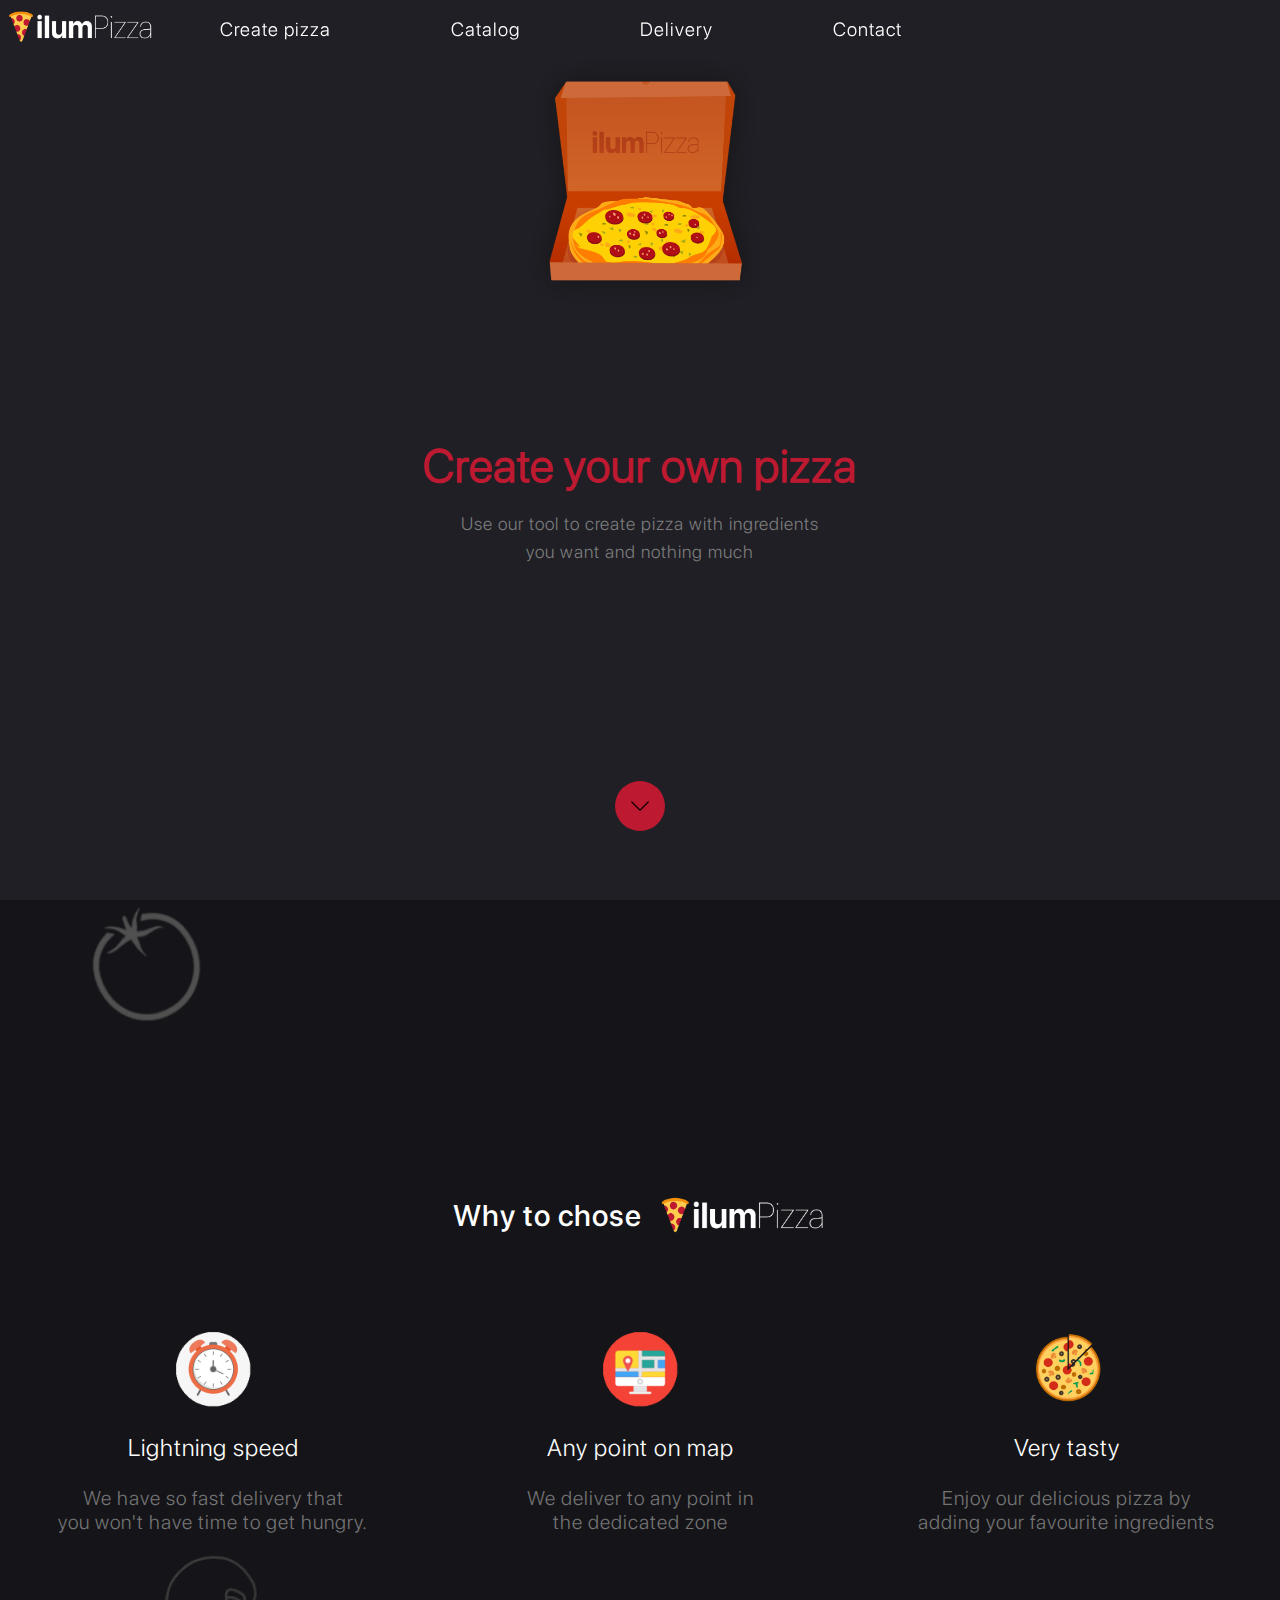
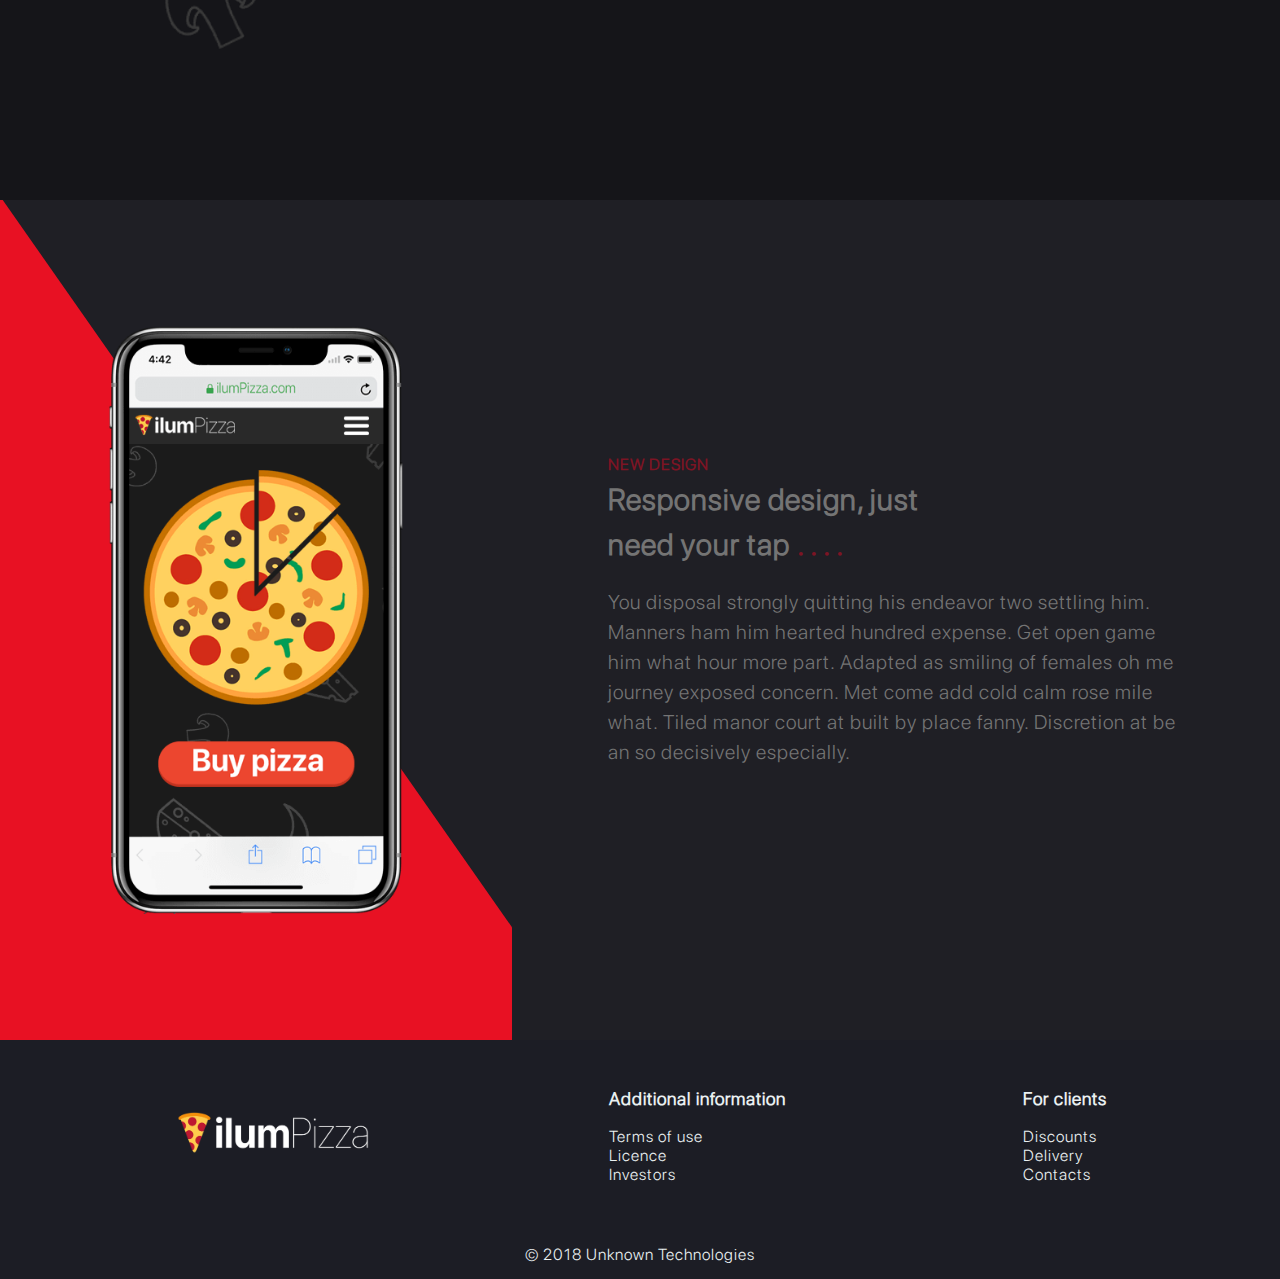
<file: index.html>
<!DOCTYPE html>
<html lang="en">
<head>
	<link rel="stylesheet" href="fonts/font-awesome/css/fontawesome-all.css">
	<meta name="viewport" content="width=device-width, initial-scale=1">
	<link rel="apple-touch-icon" sizes="180x180" href="favicon/apple-touch-icon.png">
	<link rel="icon" type="image/png" sizes="32x32" href="favicon/favicon-32x32.png">
	<link rel="icon" type="image/png" sizes="16x16" href="favicon/favicon-16x16.png">
	<link rel="manifest" href="favicon/site.webmanifest">
	<link rel="mask-icon" href="favicon/safari-pinned-tab.svg" color="#5bbad5">
	<link rel="shortcut icon" href="favicon/favicon.ico">
	<meta name="msapplication-TileColor" content="#da532c">
	<meta name="msapplication-config" content="favicon/browserconfig.xml">
	<meta name="theme-color" content="#ffffff">
	<meta charset="UTF-8">
	<title>ilumPizza</title>
	<script type="text/javascript" src="https://ajax.googleapis.com/ajax/libs/jquery/3.3.1/jquery.min.js"></script>
	<link rel="stylesheet" href="style/style.css">
	<link rel="stylesheet" href="style/media.css">
	<meta name="viewport" content="width=device-width, initial-scale=1">
	<link href="https://fonts.googleapis.com/css?family=Open+Sans" rel="stylesheet">
</head>
<body>
	<div class='preloader'></div>
	<div id="navmenu">
		<a href="create.html"><div class="line bt">
			<p>Create pizza</p>
		</div></a>
		<a href="catalog.html"><div class="line bt">
			<p>Catalog</p>
		</div></a>
		<a href="delivery.html"><div class="line bb">
			<p>Delivery</p>
		</div></a>
		<a href="contact.html"><div class="line">
			<p>Contact</p>
		</div></a>
	</div>
	<header>
		<ul class="n">
			<li class="hov-logo"><a href="#section-1"><img src="img/logo.png" alt="" class="logo"></a></li>
			<li class="hide"><a href="create.html">Create pizza</a></li>
			<li class="hide"><a href="catalog.html">Catalog</a></li>
			<li class="hide"><a href="delivery.html">Delivery</a></li>
			<li class="hide pr"><a href="contact.html">Contact</a></li>
			<li class="nav"><a href="#" id="showHideContent"><i class="fas fa-bars"></i></a></li>
		</ul>
		<!-- <ul class="log">
			<li class="hide"><a href=""><img src="img/shopping-basket.png" alt="" class="bas"></a></li>
			<li class="hide"><a href="">Log In</a></li>
		</ul> -->
	</header>
	<div id="section-1">
		<div class="img-block"><img src="img/pizzabox2.png" alt=""></div>
		<p><span class="create">Create your own pizza</span>Use our tool to create pizza with ingredients<br> you want and nothing much</p>
		<span class="arrow"><a href="#section-2"><img src="img/down-arrow.png" alt=""></i></a></span>
	</div>
	<div id="section-2">
		<!-- <div class="morepart2">
			<div class="half-2"></div>
		</div> -->
		<div class="top">
			<p>Why to chose</p>
			<img src="img/logo.png" alt="" class="timg">
		</div>
		<div id="feature">
			<div class="box">
				<div class="feat-block">
					<img src="img/time.png" alt="" class="img-feat">
				</div>
				<p class="some">Lightning speed<br></p>
				<p class="par">We have so fast delivery that<br> you won't have time to get hungry.</p>
			</div>
			<div class="box">
				<div class="feat-block">
					<img src="img/dostvka.png" alt="" class="img-feat">
				</div>
				<p class="some">Any point on map<br></p>
				<p class="par">We deliver to any point in <br>the dedicated zone</p>
			</div>
			<div class="box">
				<div class="feat-block">
					<img src="img/pizzamain.png" alt="" class="img-feat">
				</div>
				<p class="some">Very tasty<br></p>
				<p class="par">Enjoy our delicious pizza by<br> adding your favourite ingredients</p>
			</div>
		</div>
	</div>
	<div id="section-4">
		<div id="morepart2">
			<div class="half-2"></div>
			<img src="img/ip.png" alt="" class="ip">
		</div>
		<div id="part1">
			<div class="inner-content">
				<span class="design">NEW DESIGN <br> </span>
				<span class="like">Responsive design, just<br>need your tap <span class="dot">. . . .</span></span>
				<span class="par"><p>You disposal strongly quitting his endeavor two settling him. Manners ham him hearted hundred expense. Get open game him what hour more part. Adapted as smiling of females oh me journey exposed concern. Met come add cold calm rose mile what. Tiled manor court at built by place fanny. Discretion at be an so decisively especially.</p></span>
			</div>
		</div>
	</div>
	<footer>
		<div class="inner-foot">
			<div class="foot-bl">
				<img src="img/logo.png" alt="">
			</div>
			<!-- <div class="foot-bl">
				<p class="txt">Україна, 79005, м. Львів<br>вул. Кирила і Мефодія, 17а <br>(032) 260-04-16</p>
			</div> -->
			<div class="foot-bl f">
				<p class="p0">Additional information</p>
				<p class="txt">
					<a href="сonditions.html">Terms of use</a><br>
					<a href="docs.html">Licence</a><br>
					<a href="contact.html">Investors</a></p>
				</div>
				<div class="foot-bl">
					<p class="p0">For clients</p>
					<p class="txt">
						<a href="">Discounts</a><br>
						<a href="delivery.html">Delivery</a><br>
						<a href="contact.html">Contacts</a></p>
					</div>
				</div>
				<div class="footer-copyright">
					<div class="container">
            © 2018 Unknown Technologies<!--  Made by
            <a class="grey-text text-lighten-4 right" href="#!">Ivan Kagitin</a> -->
          </div>
        </div>
      </footer>
	<script src='script/script.js'></script>
</body>
</html>
</file>
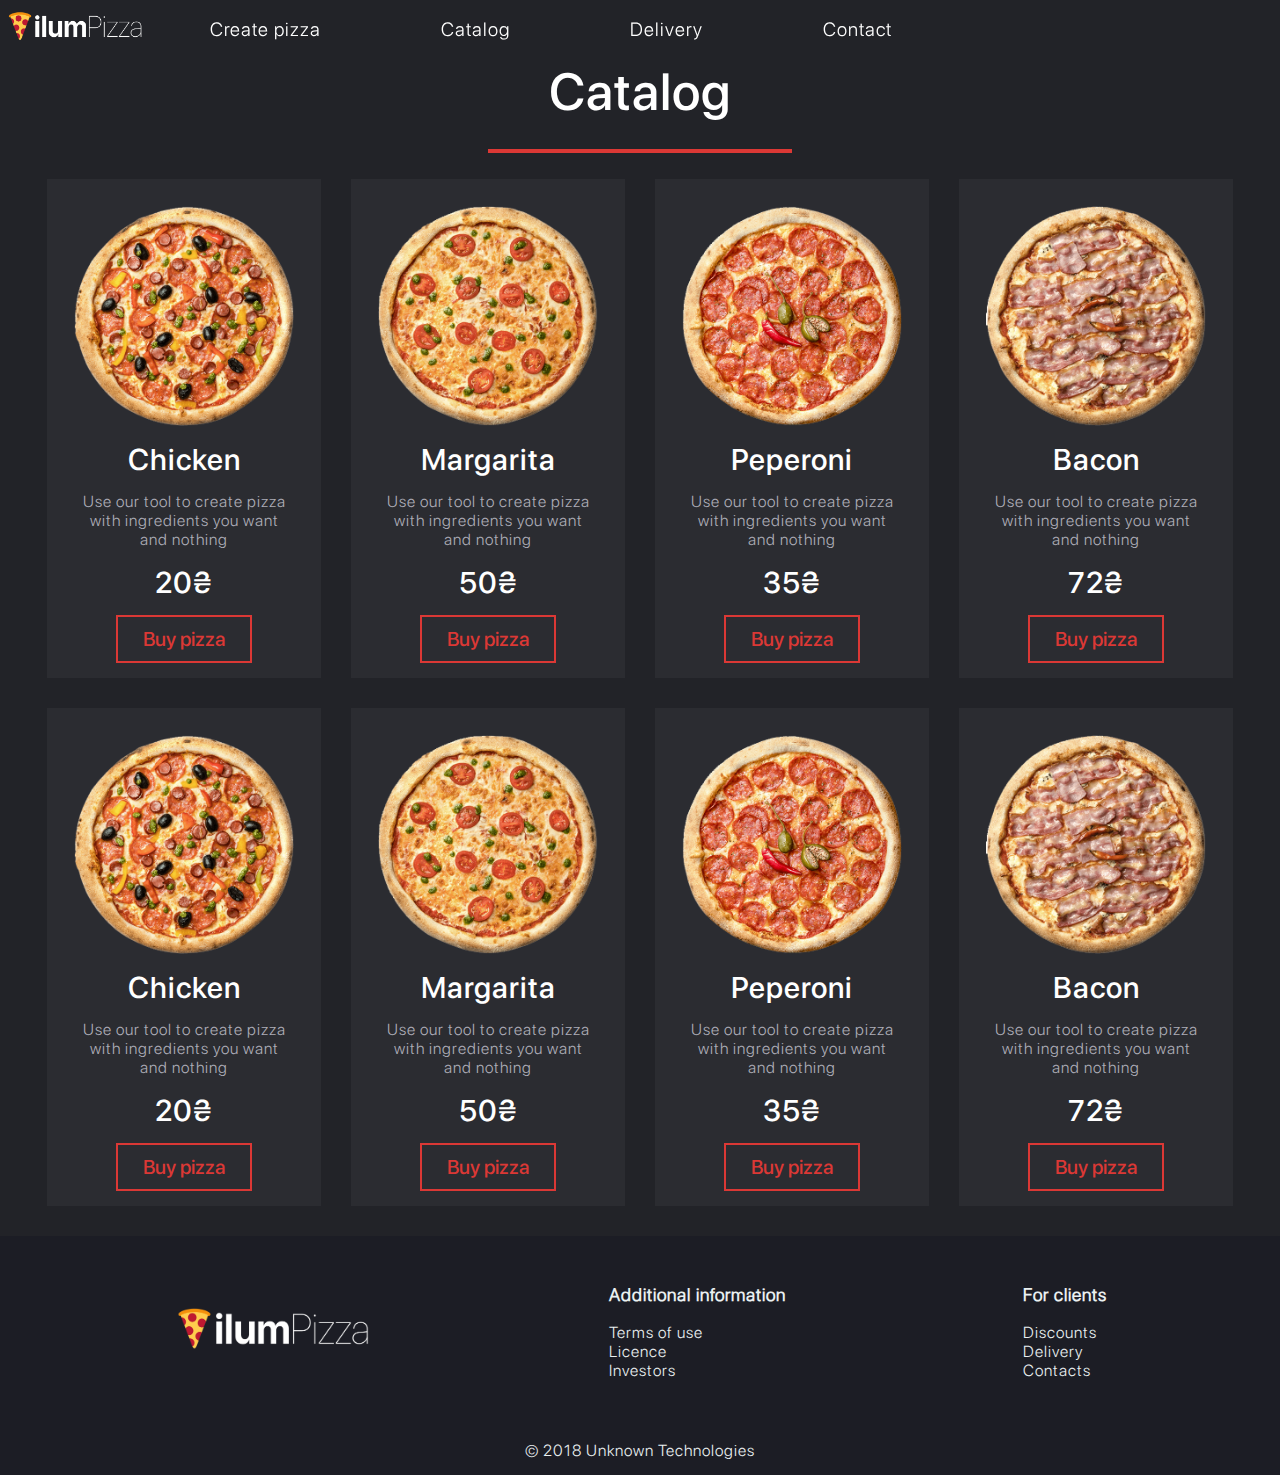
<file: catalog.html>
<!DOCTYPE html>
<html lang="en">
<head>
	<link rel="apple-touch-icon" sizes="180x180" href="favicon/apple-touch-icon.png">
	<link rel="icon" type="image/png" sizes="32x32" href="favicon/favicon-32x32.png">
	<link rel="icon" type="image/png" sizes="16x16" href="favicon/favicon-16x16.png">
	<link rel="manifest" href="favicon/site.webmanifest">
	<link rel="mask-icon" href="favicon/safari-pinned-tab.svg" color="#5bbad5">
	<link rel="shortcut icon" href="favicon/favicon.ico">
	<meta charset="UTF-8">
	<title>Create your pizza</title>
	<link rel="stylesheet" href="style/style.css">
	<link rel="stylesheet" href="style/catalog_border-box.css">
	<link rel="stylesheet" href="style/media.css">
	<link rel="stylesheet" href="fonts/font-awesome/css/fontawesome-all.css">
	<script src="https://ajax.googleapis.com/ajax/libs/jquery/3.3.1/jquery.min.js"></script>
	<meta name="viewport" content="width=device-width, initial-scale=1">
</head>
<body>
	<div class='preloader'></div>
	<div id="navmenu">
		<a href="create.html"><div class="line bt">
			<p>Create pizza</p>
		</div></a>
		<a href="catalog.html"><div class="line bt">
			<p>Catalog</p>
		</div></a>
		<a href="delivery.html"><div class="line bb">
			<p>Delivery</p>
		</div></a>
		<a href="contact.html"><div class="line">
			<p>Contact</p>
		</div></a>
	</div>
	<header>
		<ul class="n">
			<li class="hov-logo"><a href="index.html"><img src="img/logo.png" alt="" class="logo"></a></li>
			<li class="hide"><a href="create.html">Create pizza</a></li>
			<li class="hide"><a href="catalog.html">Catalog</a></li>
			<li class="hide"><a href="delivery.html">Delivery</a></li>
			<li class="hide pr"><a href="contact.html">Contact</a></li>
			<li class="nav"><a href="#" id="showHideContent"><i class="fas fa-bars"></i></a></li>
		</ul>
		<!-- <ul class="log">
			<li class="hide"><a href=""><img src="img/shopping-basket.png" alt="" class="bas"></a></li>
			<li class="hide"><a href="">Log In</a></li>
		</ul> -->
	</header>
	<div id="container">
		<div class="title mb">
			<p>Catalog</p>
			<hr>
		</div>
		<div class="cov-block">
			<div class="block">
				<div class="pic"><img src="img/Real pics/1.png" alt=""></div>
				<span class="head">Chicken</span>
				<span class="des">Use our tool to create pizza with ingredients you want and nothing</span>
				<span class="pizprice">20₴</span>
				<div class="purchase"><button class="custom-btn btn-12 cat">Buy pizza</button></div>
			</div>
		</div>
		<div class="cov-block">
			<div class="block">
				<div class="pic"><img src="img/Real pics/2.png" alt=""></div>
				<span class="head">Margarita</span>
				<span class="des">Use our tool to create pizza with ingredients you want and nothing</span>
				<span class="pizprice">50₴</span>
				<div class="purchase"><button class="custom-btn btn-12 cat">Buy pizza</button></div>
			</div>
		</div>
		<div class="cov-block">
			<div class="block">
				<div class="pic"><img src="img/Real pics/3.png" alt=""></div>
				<span class="head">Peperoni</span>
				<span class="des">Use our tool to create pizza with ingredients you want and nothing</span>
				<span class="pizprice">35₴</span>
				<div class="purchase"><button class="custom-btn btn-12 cat">Buy pizza</button></div>
			</div>
		</div>
		<div class="cov-block">
			<div class="block">
				<div class="pic"><img src="img/Real pics/4.png" alt=""></div>
				<span class="head">Bacon</span>
				<span class="des">Use our tool to create pizza with ingredients you want and nothing</span>
				<span class="pizprice">72₴</span>
				<div class="purchase"><button class="custom-btn btn-12 cat">Buy pizza</button></div>
			</div>
		</div>
		<div class="cov-block">
			<div class="block">
				<div class="pic"><img src="img/Real pics/1.png" alt=""></div>
				<span class="head">Chicken</span>
				<span class="des">Use our tool to create pizza with ingredients you want and nothing</span>
				<span class="pizprice">20₴</span>
				<div class="purchase"><button class="custom-btn btn-12 cat">Buy pizza</button></div>
			</div>
		</div>
		<div class="cov-block">
			<div class="block">
				<div class="pic"><img src="img/Real pics/2.png" alt=""></div>
				<span class="head">Margarita</span>
				<span class="des">Use our tool to create pizza with ingredients you want and nothing</span>
				<span class="pizprice">50₴</span>
				<div class="purchase"><button class="custom-btn btn-12 cat">Buy pizza</button></div>
			</div>
		</div>
		<div class="cov-block">
			<div class="block">
				<div class="pic"><img src="img/Real pics/3.png" alt=""></div>
				<span class="head">Peperoni</span>
				<span class="des">Use our tool to create pizza with ingredients you want and nothing</span>
				<span class="pizprice">35₴</span>
				<div class="purchase"><button class="custom-btn btn-12 cat">Buy pizza</button></div>
			</div>
		</div>
		<div class="cov-block">
			<div class="block">
				<div class="pic"><img src="img/Real pics/4.png" alt=""></div>
				<span class="head">Bacon</span>
				<span class="des">Use our tool to create pizza with ingredients you want and nothing</span>
				<span class="pizprice">72₴</span>
				<div class="purchase"><button class="custom-btn btn-12 cat">Buy pizza</button></div>
			</div>
		</div>

	</div>
	<footer>
		<div class="inner-foot">
			<div class="foot-bl">
				<img src="img/logo.png" alt="">
			</div>
			<!-- <div class="foot-bl">
				<p class="txt">Україна, 79005, м. Львів<br>вул. Кирила і Мефодія, 17а <br>(032) 260-04-16</p>
			</div> -->
			<div class="foot-bl f">
				<p class="p0">Additional information</p>
				<p class="txt">
					<a href="сonditions.html">Terms of use</a><br>
					<a href="docs.html">Licence</a><br>
					<a href="contact.html">Investors</a></p>
				</div>
				<div class="foot-bl">
					<p class="p0">For clients</p>
					<p class="txt">
						<a href="">Discounts</a><br>
						<a href="delivery.html">Delivery</a><br>
						<a href="contact.html">Contacts</a></p>
					</div>
				</div>
				<div class="footer-copyright">
					<div class="container">
            © 2018 Unknown Technologies<!--  Made by
            <a class="grey-text text-lighten-4 right" href="#!">Ivan Kagitin</a> -->
          </div>
        </div>
      </footer>
	<script src="script/script.js"></script>
</body>
</html>
</file>
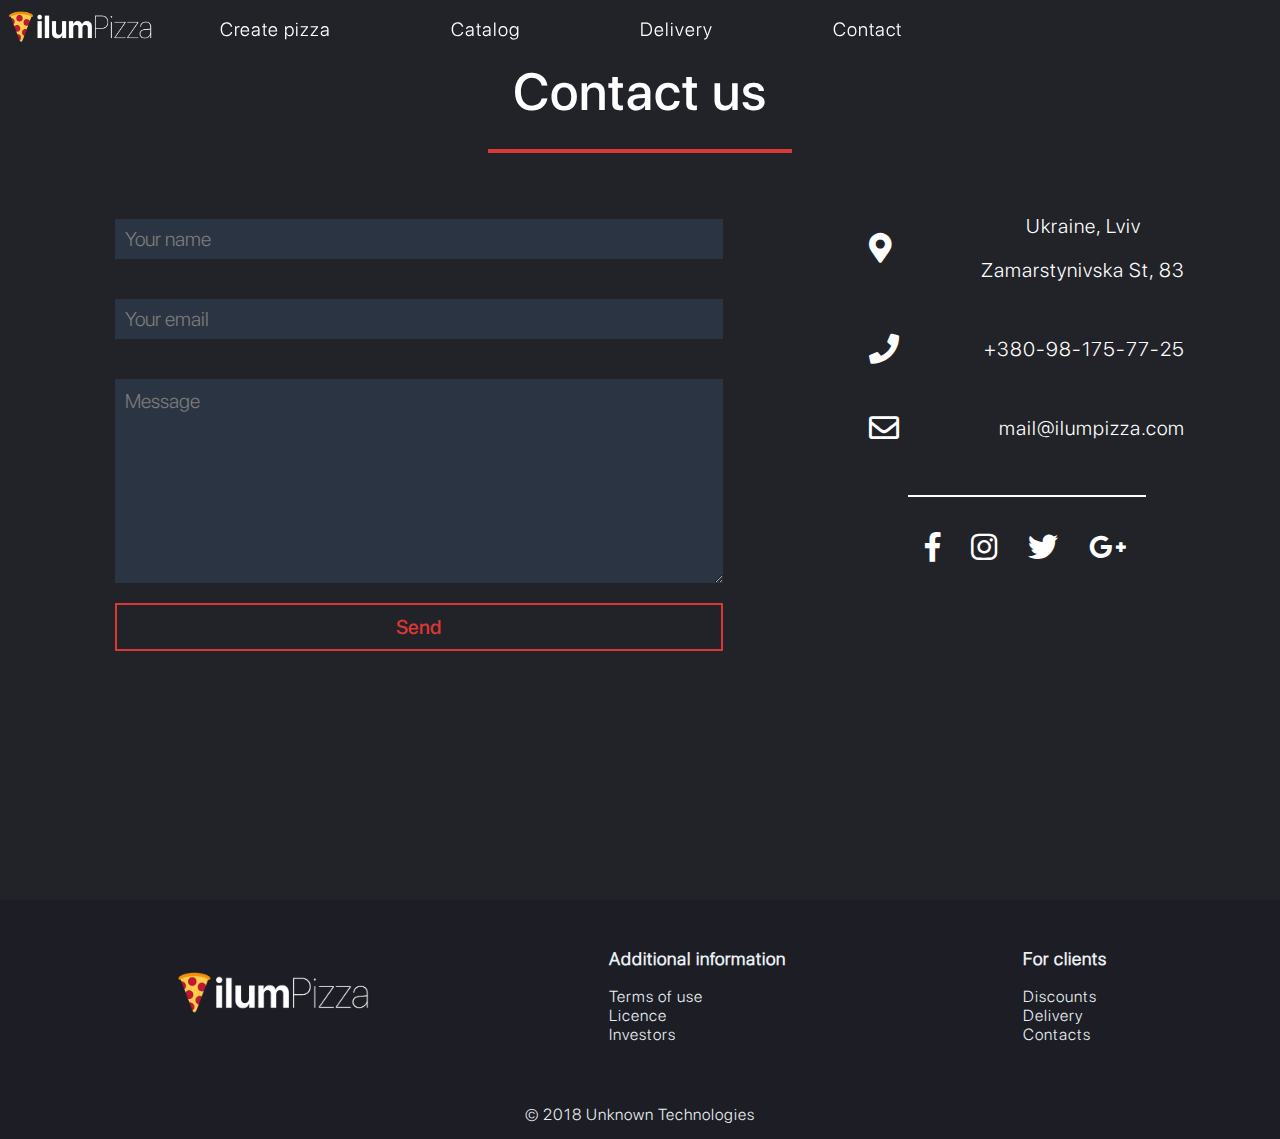
<file: contact.html>
<!DOCTYPE html>
<html lang="en">
<head>
	<link rel="stylesheet" href="fonts/font-awesome/css/fontawesome-all.css">
	<link rel="apple-touch-icon" sizes="180x180" href="favicon/apple-touch-icon.png">
	<link rel="icon" type="image/png" sizes="32x32" href="favicon/favicon-32x32.png">
	<link rel="icon" type="image/png" sizes="16x16" href="favicon/favicon-16x16.png">
	<link rel="manifest" href="favicon/site.webmanifest">
	<link rel="mask-icon" href="favicon/safari-pinned-tab.svg" color="#5bbad5">
	<link rel="shortcut icon" href="favicon/favicon.ico">
	<meta charset="UTF-8">
	<title>Create your pizza</title>
	<link rel="stylesheet" href="style/style.css">
	<link rel="stylesheet" href="style/media.css">
	<link rel="stylesheet" href="fonts/font-awesome/css/fontawesome-all.css">
	<script src="https://ajax.googleapis.com/ajax/libs/jquery/3.3.1/jquery.min.js"></script>
	<meta name="viewport" content="width=device-width, initial-scale=1">
</head>
<body>
	<div class='preloader'></div>
	<div id="navmenu">
		<a href="create.html"><div class="line bt">
			<p>Create pizza</p>
		</div></a>
		<a href="catalog.html"><div class="line bt">
			<p>Catalog</p>
		</div></a>
		<a href="delivery.html"><div class="line bb">
			<p>Delivery</p>
		</div></a>
		<a href="contact.html"><div class="line">
			<p>Contact</p>
		</div></a>
	</div>
	<header>
		<ul class="n">
			<li class="hov-logo"><a href="index.html"><img src="img/logo.png" alt="" class="logo"></a></li>
			<li class="hide"><a href="create.html">Create pizza</a></li>
			<li class="hide"><a href="catalog.html">Catalog</a></li>
			<li class="hide"><a href="delivery.html">Delivery</a></li>
			<li class="hide pr"><a href="contact.html">Contact</a></li>
			<li class="nav"><a href="#" id="showHideContent"><i class="fas fa-bars"></i></a></li>
		</ul>
		<!-- <ul class="log">
			<li class="hide"><a href=""><img src="img/shopping-basket.png" alt="" class="bas"></a></li>
			<li class="hide"><a href="">Log In</a></li>
		</ul> -->
	</header>
	<div class="de">
		<div class="title">
			<p>Contact us</p>
			<hr>
		</div>
		<div class="contact">
			<div class="inp">
				<input type="text" placeholder="Your name">
				<input type="text" placeholder="Your email">
				<textarea name="" id="" cols="91" rows="8" placeholder="Message"></textarea>
				<button class="custom-btn btn-12 send" id="myBtn">Send</button>
			</div>
			<div class="addin">
				<div class="r">
					<i class="fas fa-map-marker-alt"></i>
					<div class="txxt">
						<p>Ukraine, Lviv</p>
						<p>Zamarstynivska St, 83</p>
					</div>
				</div>
				<div class="r">
					<i class="fas fa-phone"></i>
					<p>+380-98-175-77-25</p>
				</div>
				<div class="r">
					<i class="far fa-envelope"></i>
					<p>mail@ilumpizza.com</p>
				</div>
				<hr class="ii">
				<div class="icons">
					<a href=""><i class="fab fa-facebook-f"></i></a>
					<a href="https://www.instagram.com/spotvoider/"><i class="fab fa-instagram"></i></a>
					<a href=""><i class="fab fa-twitter"></i></a>
					<a href=""><i class="fab fa-google-plus-g"></i></a>
				</div>
			</div>
		</div>
	</div>
	<footer>
		<div class="inner-foot">
			<div class="foot-bl">
				<img src="img/logo.png" alt="">
			</div>
			<!-- <div class="foot-bl">
				<p class="txt">Україна, 79005, м. Львів<br>вул. Кирила і Мефодія, 17а <br>(032) 260-04-16</p>
			</div> -->
			<div class="foot-bl f">
				<p class="p0">Additional information</p>
				<p class="txt">
					<a href="сonditions.html">Terms of use</a><br>
					<a href="docs.html">Licence</a><br>
					<a href="contact.html">Investors</a></p>
				</div>
				<div class="foot-bl">
					<p class="p0">For clients</p>
					<p class="txt">
						<a href="">Discounts</a><br>
						<a href="delivery.html">Delivery</a><br>
						<a href="contact.html">Contacts</a></p>
					</div>
				</div>
				<div class="footer-copyright">
					<div class="container">
            © 2018 Unknown Technologies<!--  Made by
            <a class="grey-text text-lighten-4 right" href="#!">Ivan Kagitin</a> -->
          </div>
        </div>
      </footer>
	<script src="script/script.js"></script>
</body>
</html>
</file>
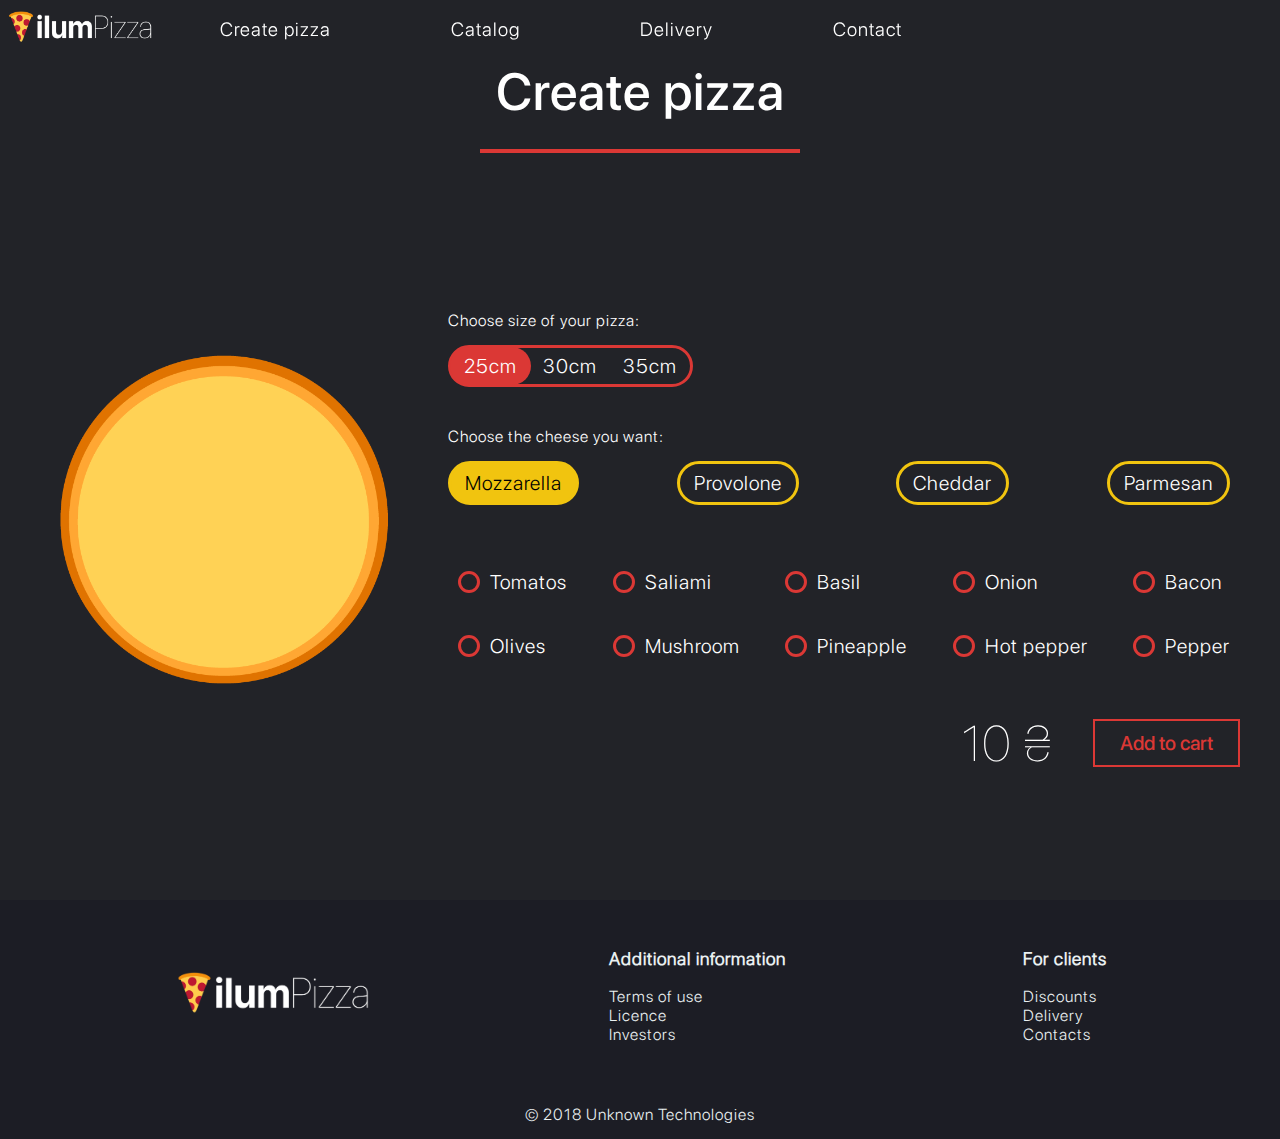
<file: create.html>
<!DOCTYPE html>
<html lang="en">
<head>
	<link rel="apple-touch-icon" sizes="180x180" href="favicon/apple-touch-icon.png">
	<link rel="icon" type="image/png" sizes="32x32" href="favicon/favicon-32x32.png">
	<link rel="icon" type="image/png" sizes="16x16" href="favicon/favicon-16x16.png">
	<link rel="manifest" href="favicon/site.webmanifest">
	<link rel="mask-icon" href="favicon/safari-pinned-tab.svg" color="#5bbad5">
	<link rel="shortcut icon" href="favicon/favicon.ico">
	<meta charset="UTF-8">
	<title>Create your pizza</title>
	<link rel="stylesheet" href="style/style.css">
	<link rel="stylesheet" href="style/media.css">
	<link rel="stylesheet" href="fonts/font-awesome/css/fontawesome-all.css">
	<script src="https://ajax.googleapis.com/ajax/libs/jquery/3.3.1/jquery.min.js"></script>
	<meta name="viewport" content="width=device-width, initial-scale=1">
</head>
<body>
	<div class='preloader'></div>
	<div id="navmenu">
		<a href="create.html"><div class="line bt">
			<p>Create pizza</p>
		</div></a>
		<a href="catalog.html"><div class="line bt">
			<p>Catalog</p>
		</div></a>
		<a href="delivery.html"><div class="line bb">
			<p>Delivery</p>
		</div></a>
		<a href="contact.html"><div class="line">
			<p>Contact</p>
		</div></a>
	</div>
	<header>
		<ul class="n">
			<li class="hov-logo"><a href="index.html"><img src="img/logo.png" alt="" class="logo"></a></li>
			<li class="hide"><a href="create.html">Create pizza</a></li>
			<li class="hide"><a href="catalog.html">Catalog</a></li>
			<li class="hide"><a href="delivery.html">Delivery</a></li>
			<li class="hide pr"><a href="contact.html">Contact</a></li>
			<li class="nav"><a href="#" id="showHideContent"><i class="fas fa-bars"></i></a></li>
		</ul>
		<!-- <ul class="log">
			<li class="hide"><a href=""><img src="img/shopping-basket.png" alt="" class="bas"></a></li>
			<li class="hide"><a href="">Log In</a></li>
		</ul> -->
	</header>
	<div id="main">
		<div id="myModal" class="modal">
			<div class="modal-content">
    <!-- <div class="modal-header">
      <span class="close">&times;</span>
      <h2>Modal Header</h2>
    </div>
    <div class="modal-body">
      <p>Some text in the Modal Body</p>
      <p>Some other text...</p>
    </div>
    <div class="modal-footer">
      <h3>Modal Footer</h3>
    </div> -->
    <div class="order">
    	<div class="title mb">
    		<p>Order details</p>
    		<hr width="25%">
    		<span class="close">&times;</span>
    	</div>
    	<div class="text-info">
    		<p>Pizza: <span id="prr"></span></p>
    		<div class="ingr"><p> Ingredients: <span id="mes">You haven't chosen anything. Do you want to have an empty pizza?</span> <span id="tomat">Tomatos, </span> <span id="sali">Saliami, </span> <span id="bas">Basil, </span> <span id="hot">Hot pepper, </span> <span id="bac">Bacon, </span> <span id="oli">Olives, </span> <span id="oni">Onions, </span> <span id="pine">Pineapple, </span> <span id="mus">Mushroom, </span> <span id="pep">Pepper, </span> </p></div>
    		<p>Delivery: 8 ₴ </p>
    		<div id="prdev"></div>
    	</div>
    </div>
    <div class="inputs">
    	<input type="text" placeholder="Name">
    	<input type="text" placeholder="Address">
    	<input type="text" placeholder="E-mail" class="th3">
    </div>
    <div class="roww">
    	<button class="custom-btn btn-12">Buy pizza</button>
    </div>
  </div>
</div>
<div class="title mb">
	<p>Create pizza</p>
	<hr>
</div>
<div class="pizza-block">
	<img src="img/layers/tomatos.png" alt="" class="pizza low" id="sshow">
	<img src="img/layers/olives.png" alt="" class="pizza low" id="sshow2">
	<img src="img/layers/mushroom.png" alt="" class="pizza low" id="sshow3">
	<img src="img/layers/saliami.png" alt="" class="pizza low" id="sshow4">
	<img src="img/layers/onion.png" alt="" class="pizza low" id="sshow5">
	<img src="img/layers/bacon.png" alt="" class="pizza low" id="sshow6">
	<img src="img/layers/basil.png" alt="" class="pizza low" id="sshow7">
	<img src="img/layers/pineapple.png" alt="" class="pizza low" id="sshow8">
	<img src="img/layers/pepper.png" alt="" class="pizza low" id="sshow9">
	<img src="img/layers/hotpepper.png" alt="" class="pizza low" id="sshow10">	
	<img src="img/layers/dough.png" alt="" class="pizza1 low">
</div>
<div class="b-half">
	<div class="button-block">
		<div class="row aic">
			<span class="chose">Choose size of your pizza:</span>
			<div class="size">
				<label for="n25"><input type='radio' name='psize' id='n25' price='5' checked><div class="num tf">25cm</div></label>
				<label for="n30"><input type='radio' name='psize' price='8' id='n30' ><div class="num th">30cm</div></label>
				<label for="n35"><input type='radio' name='psize' id='n35' price='12'><div class="num tv">35cm</div></label>
			</div>
		</div>
		<div class="row">
			<span class="chose">Choose the cheese you want:</span>
			<label for="moz"><input type='radio' name='chee' id='moz' price='5' checked><div class="cheese mt fi wid">Mozzarella</div></label>
			<label for="moz2"><input type='radio' name='chee' price='2' id='moz2'><div class="cheese mt se">Provolone</div></label>
			<label for="moz3"><input type='radio' name='chee' price='3' id='moz3'><div class="cheese mt th">Cheddar</div></label>
			<label for="moz4"><input type='radio' name='chee' price='4' id='moz4'><div class="cheese mt fo">Parmesan</div></label>
		</div>
		<div class="column">
			<div class='butt' on-off='off' price='1' id="but"><div id="button"></div>Tomatos</div>
			<div class='butt' on-off='off' price='2' id="but2"><div id="button2"></div>Olives</div>

		</div>
		<div class="column">
			<div class='butt' on-off='off' price='6' id="but4"><div id="button4"></div>Saliami</div>
			<div class='butt' on-off='off' price='20' id="but3"><div id="button3"></div>Mushroom</div>
			

		</div>
		<div class="column">
			<div class='butt' on-off='off' price='2' id="but7"><div id="button7"></div>Basil</div>
			<div class='butt' on-off='off' price='1' id="but8"><div id="button8"></div>Pineapple</div>
		</div>	
		<div class="column"><div class='butt' on-off='off' price='2' id="but5"><div id="button5"></div>Onion</div>
			<div class='butt' on-off='off' price='6' id="but10"><div id="button10"></div>Hot pepper</div>
			
		</div>
		<div class="column mr50">
			<div class='butt' on-off='off' price='10' id="but6"><div id="button6"></div>Bacon</div>
			<div class='butt' on-off='off' price='5' id="but9"><div id="button9"></div>Pepper</div>
		</div>
		<!-- <div class="column-mob">
			<div class='butt' on-off='off' price='1' id="but"><div id="button"></div>Tomatos</div>
			<div class='butt' on-off='off' price='2' id="but2"><div id="button2"></div>Olives</div>
			<div class='butt' on-off='off' price='6' id="but4"><div id="button4"></div>Saliami</div>
			<div class='butt' on-off='off' price='2' id="but5"><div id="button5"></div>Onion</div>
			<div class='butt' on-off='off' price='2' id="but7"><div id="button7"></div>Basil</div>
		</div>
		<div class="column-mob">
			<div class='butt' on-off='off' price='1' id="but8"><div id="button8"></div>Pineapple</div>
			<div class='butt' on-off='off' price='6' id="but10"><div id="button10"></div>Hot pepper</div>
			<div class='butt' on-off='off' price='20' id="but3"><div id="button3"></div>Mushroom</div>
			<div class='butt' on-off='off' price='10' id="but6"><div id="button6"></div>Bacon</div>
			<div class='butt' on-off='off' price='5' id="but9"><div id="button9"></div>Pepper</div>
		</div> -->
	</div>
	<div id="price">
		<span id="pr"></span>
		<!-- <span class="buy"><a href="">Buy pizza</a></span> -->
		<button class="custom-btn btn-12" id="myBtn">Add to cart</button>
	</div>
</div>
</div>
<footer>
	<div class="inner-foot">
		<div class="foot-bl">
			<img src="img/logo.png" alt="">
		</div>
			<!-- <div class="foot-bl">
				<p class="txt">Україна, 79005, м. Львів<br>вул. Кирила і Мефодія, 17а <br>(032) 260-04-16</p>
			</div> -->
			<div class="foot-bl f">
				<p class="p0">Additional information</p>
				<p class="txt">
					<a href="сonditions.html">Terms of use</a><br>
					<a href="docs.html">Licence</a><br>
					<a href="contact.html">Investors</a></p>
				</div>
				<div class="foot-bl">
					<p class="p0">For clients</p>
					<p class="txt">
						<a href="">Discounts</a><br>
						<a href="delivery.html">Delivery</a><br>
						<a href="contact.html">Contacts</a></p>
					</div>
				</div>
				<div class="footer-copyright">
					<div class="container">
            © 2018 Unknown Technologies<!--  Made by
            <a class="grey-text text-lighten-4 right" href="#!">Ivan Kagitin</a> -->
          </div>
        </div>
      </footer>
      <script src="script/script.js"></script>
    </body>
    </html>
</file>
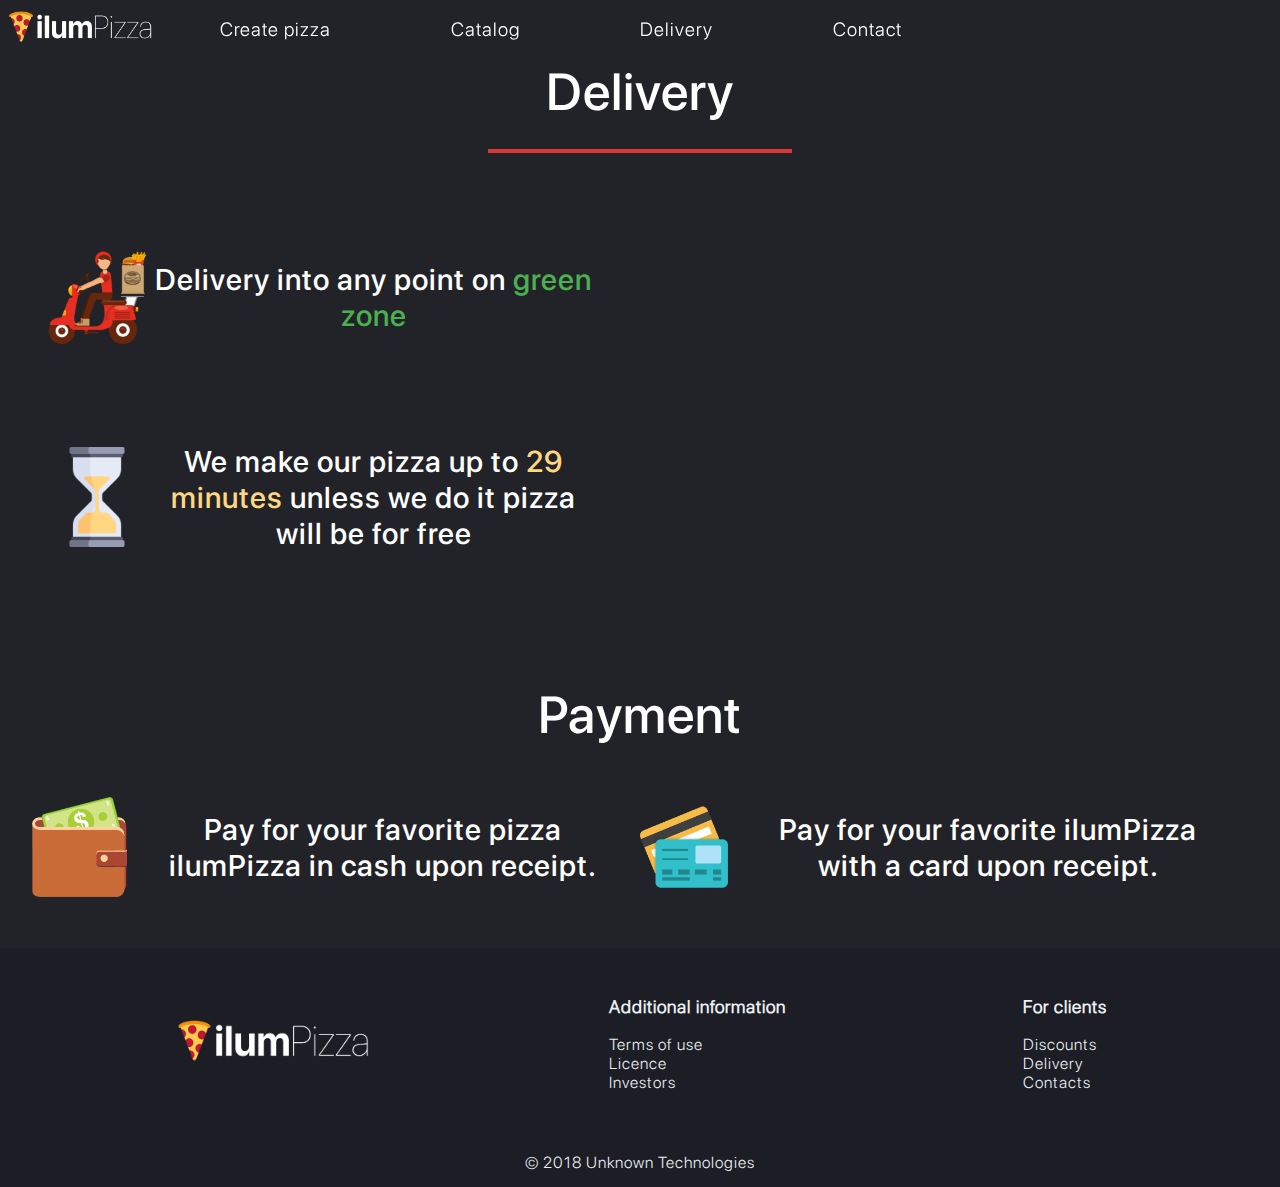
<file: delivery.html>
<!DOCTYPE html>
<html lang="en">
<head>
	<link rel="apple-touch-icon" sizes="180x180" href="favicon/apple-touch-icon.png">
	<link rel="icon" type="image/png" sizes="32x32" href="favicon/favicon-32x32.png">
	<link rel="icon" type="image/png" sizes="16x16" href="favicon/favicon-16x16.png">
	<link rel="manifest" href="favicon/site.webmanifest">
	<link rel="mask-icon" href="favicon/safari-pinned-tab.svg" color="#5bbad5">
	<link rel="shortcut icon" href="favicon/favicon.ico">
	<meta charset="UTF-8">
	<title>Create your pizza</title>
	<link rel="stylesheet" href="style/style.css">
	<link rel="stylesheet" href="style/media.css">
	<link rel="stylesheet" href="fonts/font-awesome/css/fontawesome-all.css">
	<script src="https://ajax.googleapis.com/ajax/libs/jquery/3.3.1/jquery.min.js"></script>
	<meta name="viewport" content="width=device-width, initial-scale=1">
</head>
<body>
	<div class='preloader'></div>
	<div id="navmenu">
		<a href="create.html"><div class="line bt">
			<p>Create pizza</p>
		</div></a>
		<a href="catalog.html"><div class="line bt">
			<p>Catalog</p>
		</div></a>
		<a href="delivery.html"><div class="line bb">
			<p>Delivery</p>
		</div></a>
		<a href="contact.html"><div class="line">
			<p>Contact</p>
		</div></a>
	</div>
	<header>
		<ul class="n">
			<li class="hov-logo"><a href="index.html"><img src="img/logo.png" alt="" class="logo"></a></li>
			<li class="hide"><a href="create.html">Create pizza</a></li>
			<li class="hide"><a href="catalog.html">Catalog</a></li>
			<li class="hide"><a href="delivery.html">Delivery</a></li>
			<li class="hide pr"><a href="contact.html">Contact</a></li>
			<li class="nav"><a href="#" id="showHideContent"><i class="fas fa-bars"></i></a></li>
		</ul>
		<!-- <ul class="log">
			<li class="hide"><a href=""><img src="img/shopping-basket.png" alt="" class="bas"></a></li>
			<li class="hide"><a href="">Log In</a></li>
		</ul> -->
	</header>
	<div class="de">
		<div class="title">
			<p>Delivery</p>
			<hr>
		</div>
		<div class="info">
			<div class="detail">
				<div class="gg">
					<img src="img/moped.png" alt="">
					<p>Delivery into any point on <span class="green">green zone</span></p>
				</div>
				<div class="gg">
					<img src="img/clock.png" alt="" class="clock">
					<p>We make our pizza up to <span class="yellow">29 minutes</span> unless we do it pizza will be for free</p>
				</div>
			</div>
			<div class="map">
				<iframe src="https://www.google.ru/maps/d/embed?mid=1zk4bmDGX9xd4b38yvk-2A9SmJNmG0L2Q" width="100%" height="420"></iframe>
			</div>
		</div>
		<div class="title">
			<p>Payment</p>
		</div>
		<div class="info">
			<div class="fifty">
				<img src="img/eb2ca23dab8933c861e8650ec3c223f5.png" alt="">
				<p>Pay for your favorite pizza ilumPizza in cash upon receipt.</p>
			</div>
			<div class="fifty">
				<img src="img/card.png" alt="">
				<p>Pay for your favorite ilumPizza with a card upon receipt.</p>
			</div>
		</div>
	</div>
	<footer>
		<div class="inner-foot">
			<div class="foot-bl">
				<img src="img/logo.png" alt="">
			</div>
			<!-- <div class="foot-bl">
				<p class="txt">Україна, 79005, м. Львів<br>вул. Кирила і Мефодія, 17а <br>(032) 260-04-16</p>
			</div> -->
			<div class="foot-bl f">
				<p class="p0">Additional information</p>
				<p class="txt">
					<a href="сonditions.html">Terms of use</a><br>
					<a href="docs.html">Licence</a><br>
					<a href="contact.html">Investors</a></p>
				</div>
				<div class="foot-bl">
					<p class="p0">For clients</p>
					<p class="txt">
						<a href="">Discounts</a><br>
						<a href="delivery.html">Delivery</a><br>
						<a href="contact.html">Contacts</a></p>
					</div>
				</div>
				<div class="footer-copyright">
					<div class="container">
            © 2018 Unknown Technologies<!--  Made by
            <a class="grey-text text-lighten-4 right" href="#!">Ivan Kagitin</a> -->
          </div>
        </div>
      </footer>
      <script src="script/script.js"></script>
    </body>
    </html>
</file>
<file: style/style.css>
@font-face{
	font-family: AppleBold;
	src: url(..//fonts/SF-Pro-Display-Bold.otf);
}
@font-face{
	font-family: AppleLight;
	src: url(..//fonts/SF-Pro-Display-Light.otf);
}
@font-face{
	font-family: AppleMedium;
	src: url(..//fonts/SF-Pro-Display-Medium.otf);
}
@font-face{
	font-family: AppleThin;
	src: url(..//fonts/SF-Pro-Display-Thin.otf);
}
@font-face{
	font-family: AppleUltralight;
	src: url(..//fonts/SF-Pro-Display-Ultralight.otf);
}
*{
	outline: none;
}
.preloader{
	position:fixed;
	width:100%;
	height:100vh;
	background-color: #1b1b1b;
	background-image: url('..//img/logo.png');
	background-size: 20%;
	background-position: center;
	transition-duration: 1s;
	background-repeat: no-repeat;
	visibility: visible;
	opacity:1;
	z-index: 99999;
	top: 0;
}
.done{
	opacity:0;
	visibility: hidden;
}
body{
	margin: 0;
	background-color: #222328;
	box-sizing: border-box;
	font-family: AppleLight;
	overflow-x: hidden;
	letter-spacing: 1px;
}
header{
	background-color: transparent;
	position: fixed;
	margin: 0 auto;
	width: 100%;
  /*display: -webkit-flex;
  display: -moz-flex;
  display: -ms-flex;
  display: -o-flex;
  display: flex;
  justify-content: space-around;
  -ms-align-items: center;
  align-items: center;*/
  /*box-shadow: 0 2px 10px 1px rgba(0, 0, 0, 0.1);*/
  top: 0;
  color: white;
  z-index: 9999;
  transition: 0.4s;
}
.sticky{
	background-color: #21262e;
	box-shadow: 0 2px 10px 1px rgba(0, 0, 0, 0.1);
}
.logo{
	width: 150px;
	padding: 5px;
}
ul.n{
	padding-left: 0;
	margin-left: 4%;
	margin: 0;
	display: flex;
	-ms-align-items: center;
	align-items: center;
	font-size: 1.2em;
	float: left;
}
.log{
	display: flex;
	-ms-align-items: center;
	align-items: center;
	font-size: 1.2em;
	float: right;
	margin: 0;
}
li{
	list-style-type: none;
	display: inline;
	transition: all 0.3s ease-in-out;
	padding: 17.95px 10px;
	margin: 0 50px;
}
.log li{
	margin: 0 10px;
}
li a{
	transition: 0.2s;
}
li a:hover{
	opacity: .65;
}
.bas{
	height: 19.2px;
}
.hov-logo{
	margin: 0;
	transition: 0.2s;
	padding: 0;
}
.pr{
	margin-right: 20px;
}
a{
	text-decoration: none;
	color: inherit;
}
.nav{
	display: none;
}
#navmenu{
	display: none;
	width: 100%;
	z-index: 1000;
	position: fixed;
	top: 63.875px;
	color: white;
}
.line{
	width: 100%;
	height: 50px;
	background-color: #292929;
	display: -webkit-flex;
	display: -moz-flex;
	display: -ms-flex;
	display: -o-flex;
	display: flex;
	-ms-align-items: center;
	align-items: center;
}
.bt{
	border-top: 1px solid black;
}
.bb{
	border-top: 1px solid black;
	border-bottom: 1px solid black;
}
.line p{
	margin: 0;
	padding-left: 20px;
}
#main{
	min-height: calc(100vh - 60.063px);
	margin-top: 60.063px;
	display: -webkit-flex;
	display: -moz-flex;
	display: -ms-flex;
	display: -o-flex;
	display: flex;
	-webkit-flex-wrap: wrap;
	-moz-flex-wrap: wrap;
	-ms-flex-wrap: wrap;
	-o-flex-wrap: wrap;
	flex-wrap: wrap;
}
.pizza{
	position: absolute;
	width: 80%;
	top: 0;
}
.pizza1{
	width: 80%;
	transition: 0.1s;
}
#button, #button2, #button3, #button4, #button5, #button6, #button7, #button8, #button9, #button10, #button11, #button12 {
	width: 16px;
	height: 16px;
	margin: 0 10px;
	transition: .5s;
	border: 3px solid #DB3835;
	border-radius: 50%;
}
#but, #but2, #but3, #but4, #but5, #but6, #but7, #but8, #but9, #but10, #but11, #but12{
	cursor: pointer;
	color: white;
	font-size: 20px;
	display: -webkit-flex;
	display: -moz-flex;
	display: -ms-flex;
	display: -o-flex;
	display: flex;
	-ms-align-items: center;
	align-items: center;
}
.but{
	cursor: pointer;
	color: white;
	font-size: 20px;
	display: -webkit-flex;
	display: -moz-flex;
	display: -ms-flex;
	display: -o-flex;
	display: flex;
	-ms-align-items: center;
	align-items: center;
}
#sshow, #sshow2, #sshow3, #sshow4, #sshow5, #sshow6, #sshow7, #sshow8, #sshow9, #sshow10, #sshow11, #sshow12{
	display: none;
	z-index: 1000;
	color: white;
}
.pizza-block{
	width: 35%;
	position: relative;
	display: -webkit-flex;
	display: -moz-flex;
	display: -ms-flex;
	display: -o-flex;
	display: flex;
	justify-content: center;
	-ms-align-items: center;
	align-items: flex-start;
}
.b-half{
	display: flex;
	flex-wrap: wrap;
	height: 100%;
	align-content: space-around;
	width: 65%;
	color: white;
}
.button-block{
	display: -webkit-flex;
	display: -moz-flex;
	display: -ms-flex;
	display: -o-flex;
	display: flex;
	justify-content: space-between;
	width: 100%;
	-moz-user-select: none;
	-khtml-user-select: none;
	-webkit-user-select: none;
	user-select: none;
	-webkit-flex-wrap: wrap;
	-moz-flex-wrap: wrap;
	-ms-flex-wrap: wrap;
	-o-flex-wrap: wrap;
	flex-wrap: wrap;
}
.mr50{
	margin-right: 50px;
}
.row{
	width: 100%;
	display: -webkit-flex;
	display: -moz-flex;
	display: -ms-flex;
	display: -o-flex;
	display: flex;
	justify-content: space-between;
	flex-wrap: wrap;
}
.column>*{
	margin: 40px 0;
}
.cheese{
	/*background-color: #f1c40f;*/
	text-align: center;
	padding: 7px 14px;
	font-size: 20px;
	border: 3px solid #f1c40f;
	transition: 0.4s;
	cursor: pointer;
	border-radius: 150px;
	color: white;
}
#moz, #moz2, #moz3, #moz4{
	display: none;
}
#n25, #n30, #n35{
	display: none;
}
#n25:checked ~.tf{
	background-color: #DB3835;
}
#n30:checked ~.th{
	background-color: #DB3835;
}
#n35:checked ~.tv{
	background-color: #DB3835;
}
.cheese:hover{
	background-color: #363640;
}
#moz:checked ~ .fi{
	background-color: #f1c40f;
	color: black;	
}
#moz2:checked ~ .se{
	background-color: #f1c40f;
	color: black;	
}
#moz3:checked ~ .th{
	background-color: #f1c40f;
	color: black;	
}
#moz4:checked ~ .fo{	
	background-color: #f1c40f;
	color: black;
}
.fo{
	margin-right: 50px!important;
}
.size{
	display: -webkit-flex;
	display: -moz-flex;
	display: -ms-flex;
	display: -o-flex;
	display: flex;
	text-align: center;
	font-size: 20px;
	border: 3px solid #DB3835;
	transition: 0.2s;
	cursor: pointer;
	border-radius: 150px;
	color: white;
	margin-bottom: 40px;
	margin-top: 15px;
}
.num{
	padding: 7px 14px;
	border-radius: 150px;
	margin: -1px;
	transition: 0.2s;
	cursor: pointer;
}
.aic{
	-ms-align-items: center;
	align-items: center;
	justify-content: left;
}
.chose{
	margin-right: 35px;
	width: 100%;
}
.btn-12 {
	border: 2px solid #DB3835;
	z-index: 1;
	color: #DB3835;
	margin: 0 40px;
}
.btn-12:after {
	position: absolute;
	content: "";
	width: 100%;
	height: 0;
	bottom: 0;
	left: 0;
	z-index: -1;
	background: #DB3835;
	transition: all 0.3s ease;
}
.btn-12:hover {
	color: #fff;
}
.btn-12:hover:after {
	top: 0;
	height: 100%;
}
.btn-12:active {top: 2px;}
.custom-btn {
	padding: 10px 25px;
	font-family: AppleMedium;
	font-weight: 500;
	background: transparent;
	outline: none !important;
	cursor: pointer;
	transition: all 0.3s ease;
	position: relative;
	display: inline-block;
	font-size: 20px;
}
.mt{
	margin: 25px 0;
	margin-top: 15px;
}
.but{
	width: 16px;
}
#price{
	width: 100%;
	color: white;
	text-align: right;
	font-family: AppleUltralight;
	font-size: 50px;
	display: -webkit-flex;
	display: -moz-flex;
	display: -ms-flex;
	display: -o-flex;
	display: flex;
	-ms-align-items: center;
	align-items: center;
	justify-content: flex-end;
	margin: 15px 0;
}
.buy{
	padding: 5px;
	background-color: red;
	font-size: 25px;
	margin: 0 20px;
}
.border{
	/*border: 3px solid #607d8b !important;*/
	background-color: #DB3835;
}
#section-1{
	width: 100vw;
	height: calc(100vh - 60.063px);
	padding-top: 60.063px;
	background-color: #1f1f25;
	display: flex;
	justify-content: center;
	flex-wrap: wrap;	
}
.img-block{
	width: 100%;
}
.img-block>img{
	width: 40%;
	margin: auto;
	display: block;
}
.arrow{
	width: 100%;
	display: -webkit-flex;
	display: -moz-flex;
	display: -ms-flex;
	display: -o-flex;
	display: flex;
	justify-content: center;
	align-self: center;
}
.arrow img{
	height: 20px;
	background-color: #bd1931;
	border-radius: 50%;
	padding: 15px;
	transition: 300ms ease-out;
}
.arrow img:hover{
	opacity: 1;
	transform: translateY(5px);
	box-shadow: rgba(18, 32, 48, 0.88) 0px 4px 13px 0px;
	background-color: #ff283a;
}
.create{
	font-weight: 600;
	width: 100%;
	display: flex;
	justify-content: center;
	font-size: 46px;
	color: #bd1931;
	padding-bottom: 30px;
}
#section-1 p{
	font-weight: 400;
	text-align: center;
	color: #7C7C7C;
	font-size: 18px;
	line-height: 28px;
}
#back{
	width: 100vw;
	height: 100vh;
	position: absolute;
	background-image: url(..//img/pngfon2.png);
	background-position: center;
	background-repeat: no-repeat;
	-webkit-background-size: cover;
	background-size: cover;
	z-index: -100;
	animation: move 2s infinite;
}
.cheese-block{
	width: 25%;
}
.pic{
	width: 33%;
	margin-left: 33.5%;
}
.pic:hover{
	animation-name: spin;
	animation-duration: 2s;
	animation-iteration-count: 1;
}
.but{
	width: 20%;
	margin-left: 40%;
}
.cover1{
	width: 100%;
	margin-top: 15px;
}
.cover2{
	width: 100%;
	text-align: center;
	color: #d32c18;
}
.button{
	border: 2px solid #d32c18;
	padding: 10px;
	font-size: 1.6em;
	font-family: AppleMedium;
	transition: 0.3s;
}
.button{
	background-color: #d32c18;
	color: #fff;
}
a img{
	transition: 0.3s;
}
.mr{
	margin-right: 10px;
}
.ml{
	margin-left: 10px;
}
#section-2{
	background-color: #151519;
	width: 100vw;
	height: 100vh;
	margin: auto;
	display: -webkit-flex;
	display: -moz-flex;
	display: -ms-flex;
	display: -o-flex;
	display: flex;
	-webkit-flex-wrap: wrap;
	-moz-flex-wrap: wrap;
	-ms-flex-wrap: wrap;
	-o-flex-wrap: wrap;
	flex-wrap: wrap;
	align-content: center;
	color: #fff;
	background-image: url(..//img/fon.png);
	-webkit-background-size: cover;
	background-size: cover;
	background-repeat: no-repeat;
}
.top{
	max-width: 1170px;
	margin: auto;
	padding:21.25px 0;
	height: 30px;
	display: -webkit-flex;
	display: -moz-flex;
	display: -ms-flex;
	display: -o-flex;
	display: flex;
	-ms-align-items: center;
	align-items: center;
	justify-content: center;
	color: #fff;
	font-size: 30px;
	font-family: AppleMedium;
	-webkit-flex-wrap: wrap;
	-moz-flex-wrap: wrap;
	-ms-flex-wrap: wrap;
	-o-flex-wrap: wrap;
	flex-wrap: wrap;
}
.timg{
	width: 170px;
	padding-left: 15px;
}
.block{
	box-sizing: border-box;
	display: -webkit-flex;
	display: -moz-flex;
	display: -ms-flex;
	display: -o-flex;
	display: flex;
	height: calc(100% - 72.5px);
}
.covbox{
	width: 33%;
	padding: 0 15px;
	height: 100%;
}
.box{
	height: 100%;
	width: 100%;
}
.box{
	text-align: center;
	float: left;
	margin: 0 25px;
}
.feat-block{
	width: 100%;
	display: -webkit-flex;
	display: -moz-flex;
	display: -ms-flex;
	display: -o-flex;
	display: flex;
	justify-content: center;
}
#feature{
	width: 100%;
	margin: auto;
	display: -webkit-flex;
	display: -moz-flex;
	display: -ms-flex;
	display: -o-flex;
	display: flex;
	justify-content: center;
	margin-top: 110px;
}
.some{
	font-size: 24px;
}
.img-feat {
	width: 80px;
	height: 80px;
}
.par{
	font-size: 20px;
}
#morepart2{
	width: 40%;
	height: 100%;
	float: left;
	overflow: hidden;
	display: -webkit-flex;
	display: -moz-flex;
	display: -ms-flex;
	display: -o-flex;
	display: flex;
	align-items: flex-end;
	position: relative;
}
.half-2{
	width: 100%;
	height: 235%;
	background-color: #E81123;
	transform: rotate(145deg) translateX(107%);
}
.part{
	/*width: 60%;*/
	width: 100%;
}
#section-4{
	width: 100vw;
	height: calc(100vh - 60.063px);
	background-color: #1f1f25;
}
.inner-content{
	width: 75%;
	margin-left: 12.5%;
	line-height: 1.5;
	display: -webkit-flex;
	display: -moz-flex;
	display: -ms-flex;
	display: -o-flex;
	display: flex;
	flex-wrap: wrap;
	align-content: center;
}
#part1{
	width: 60%;
	height: 100%;
	float: left;
	align-content: center;
	display: -webkit-flex;
	display: -moz-flex;
	display: -ms-flex;
	display: -o-flex;
	display: flex;
}
.design{
	color: #7D1424;
	width: 100%;
	font-weight: bolder;
}
.dot{
	color: #7D1424;
}
.like{
	color: #747474;
	font-size: 30px;
	font-weight: bold;
}
.par{
	color: #747474;
}
.ip{
	position: absolute;
	height: 70%;
	margin-left: 50%;
	transform: translateX(-50%);
	top: 15%;
}
.low{
	transform: scale(.95);
	/*transition: 0.1s;*/
}
.mid{
	transform: scale(1);
	/*transition: 0.1s;*/
}
.bigger{
	transform: scale(1.05);
	/*transition: 0.1s;*/
}
#container{
	width: 95%;
	margin: auto;
	margin-top: 60.063px;
	overflow: hidden;
}
.de{
	width: 95%;
	margin: auto;
	margin-top: 60.063px;
	min-height: calc(100vh - 60.063px);
}
.cov-block{
	width: 25%;
	float: left;
	padding: 0 15px;
	margin-bottom: 30px;
}
.block{
	width: 100%;
	background-color: #2b2c31;
	display: -webkit-flex;
	display: -moz-flex;
	display: -ms-flex;
	display: -o-flex;
	display: flex;
	-webkit-flex-wrap: wrap;
	-moz-flex-wrap: wrap;
	-ms-flex-wrap: wrap;
	-o-flex-wrap: wrap;
	flex-wrap: wrap;
	justify-content: center;
	text-align: center;
}
.pic{
	width: 100%;
	margin: 0;
}
.pic img{
	width: 80%;
	margin: auto;
	margin-top: 10%;
	display: block;
}
.head{
	font-size: 30px;
	color: white;
	font-family: AppleMedium;
	padding: 15px 0;
}
.des{
	width: 80%;
	margin: auto;
	color: #aeaeb8;
}
.pizprice{
	font-size: 30px;
	color: white;
	font-family: AppleMedium;
	padding: 15px 0;
	width: 100%;
}
.purchase{
	width: 100%;
}
.cat{
	margin-bottom: 15px;
}
.title{
	font-family: AppleMedium;
	color: white;
	font-size: 52px;
	text-align: center;
	width: 100%;	

}
.title p{
	margin: auto;
}
.info{
	display: -webkit-flex;
	display: -moz-flex;
	display: -ms-flex;
	display: -o-flex;
	display: flex;
}
.detail{
	width: 50%;
	display: flex;
	align-content: center;
	flex-wrap: wrap;
}
.detail img{
	width: 100px;
	float: left;
}
.detail p{
	color: white;
	font-size: 30px;
	text-align: center;
}
.map{
	width: 50%;
	padding: 40px;
}
.map img{
	width: 100%;
}
.green{
	color: #4CAF50;;
}
.gg{
	padding-left: 15px;
	width: 100%;
	display: -webkit-flex;
	display: -moz-flex;
	display: -ms-flex;
	display: -o-flex;
	display: flex;
	-ms-align-items: center;
	align-items: center;
	font-family: AppleMedium;
	justify-content: space-between;
	margin-bottom: 50px;
}
.yellow{
	color: #ffd782;
}

footer{
	background-color: #1c1d25;
	width: 100%;
	color: #eaf0f1;
}
.inner-foot{
	margin: 0 auto;
	max-width: 1170px;
	background-color: #1c1d25;
	display: -webkit-flex;
	display: -moz-flex;
	display: -ms-flex;
	display: -o-flex;
	display: flex;
	justify-content: space-around;
	-ms-align-items: center;
	align-items: center;
	-webkit-flex-wrap: wrap;
	-moz-flex-wrap: wrap;
	-ms-flex-wrap: wrap;
	-o-flex-wrap: wrap;
	flex-wrap: wrap;
	padding: 	30px 0;
}
footer a:hover{
	text-decoration: underline;
}
.footer-copyright{
	text-align: center;
	padding: 15px 0;
}
footer img{
	height: 50px;
}
.p0{
	padding: 0;
	font-family: AppleLight;
	font-weight: bold;
	font-size: 18px;
}
.mb{
	margin-bottom: 20px;	
}
.fifty{
	width: 50%;
	display: -webkit-flex;
	display: -moz-flex;
	display: -ms-flex;
	display: -o-flex;
	display: flex;
	-ms-align-items: center;
	align-items: center;
	justify-content: space-around;
}
.fifty img{
	height: 100px;
}
.fifty p{
	color: white;
	font-size: 30px;
	text-align: center;
	padding: 35px;
	font-family: AppleMedium;
}
hr{
	background-color: #DB3835;
	height: 4px;
	border: 0;
	width: 25%;
}
.text-info{
	color: white;
	font-size: 35px;
	width: 90%;
}
.modal {
	display: none; /* Hidden by default */
	position: fixed; /* Stay in place */
	z-index: 9999; /* Sit on top */
	padding-top: 100px; /* Location of the box */
	left: 0;
	top: 0;
	width: 100%; /* Full width */
	height: 100%; /* Full height */
	overflow: auto; /* Enable scroll if needed */
	background-color: rgb(0,0,0); /* Fallback color */
	background-color: rgba(0,0,0,0.4); /* Black w/ opacity */
}

/* Modal Content */
.modal-content {
	position: relative;
	background-color: #21262e;
	margin: auto;
	padding: 30px;
	width: 80%;
	box-shadow: 0 4px 8px 0 rgba(0,0,0,0.2),0 6px 20px 0 rgba(0,0,0,0.19);
	-webkit-animation-name: animatetop;
	-webkit-animation-duration: 0.4s;
	animation-name: animatetop;
	animation-duration: 0.4s
	display: -webkit-flex;
	display: -moz-flex;
	display: -ms-flex;
	display: -o-flex;
	display: flex;
	-webkit-flex-wrap: wrap;
	-moz-flex-wrap: wrap;
	-ms-flex-wrap: wrap;
	-o-flex-wrap: wrap;
	flex-wrap: wrap;
}

/* Add Animation */
@-webkit-keyframes animatetop {
	from {top:-300px; opacity:0} 
	to {top:0; opacity:1}
}

@keyframes animatetop {
	from {top:-300px; opacity:0}
	to {top:0; opacity:1}
}

/* The Close Button */
.close {
	color: white;
	float: right;
	font-size: 44px;
	font-weight: bold;
	position: absolute;
	right: 12px;
	top: 0;
	transition: 0.3s;
}

.close:hover,
.close:focus {
	color: #b4b1bf;;
	text-decoration: none;
	cursor: pointer;
}

.modal-header {
	padding: 2px 16px;
	background-color: #5cb85c;
	color: white;
}

.modal-body {padding: 2px 16px;}

.modal-footer {
	padding: 2px 16px;
	background-color: #5cb85c;
	color: white;
}
.inputs{
	width: 50%;
	display: flex;
	align-content: flex-end;
	flex-wrap: wrap;
}
.inputs input{
	width: 100%;
	padding: 10px 5px;
	height: 20px;
	font-size: 20px;
	background-color: #2b3442;
	border: 0;
	margin: 20px 0;
}
::placeholder{
	font-family: AppleLight;
	font-size: 20px;
	background-color: #2b3442;
	padding-left: 5px;
	color: #7C7C7C;
}
.order{
	width: 50%;
}
#prdev{
	width: 100%;
	text-align: right;
	font-size: 55px;
}
.text-info p{
	margin: 0;
}
.roww{
	width: 100%;
	display: -webkit-flex;
	display: -moz-flex;
	display: -ms-flex;
	display: -o-flex;
	display: flex;
	justify-content: center;
	margin: 30px 0 0 10px;
}
.th3{
	margin-bottom: 0!important;
}
.ingr{
	font-size: 20px;
	margin-left: 15px;
}
#mes{
	display: none;
}
.inp{
	width: 50%;
	padding: 20px;
	display: -webkit-flex;
	display: -moz-flex;
	display: -ms-flex;
	display: -o-flex;
	display: flex;
	-webkit-flex-wrap: wrap;
	-moz-flex-wrap: wrap;
	-ms-flex-wrap: wrap;
	-o-flex-wrap: wrap;
	flex-wrap: wrap;
	justify-content: center;
}
.inp input {
	width: 100%;
	padding: 10px 5px;
	height: 20px;
	font-size: 20px;
	background-color: #2b3442;
	border: 0;
	margin: 20px 0;
}
textarea{
	width: 100%;
	padding: 10px 5px;
	font-size: 20px;
	background-color: #2b3442;
	border: 0;
	margin: 20px 0;
}
.send{
	width: 100%;	
	margin: 0;
}
.contact{
	display: -webkit-flex;
	display: -moz-flex;
	display: -ms-flex;
	display: -o-flex;
	display: flex;
	justify-content: space-around;
}
.addin{
	width: 26%;
	color: white;
	font-size: 20px;
}
.r{
	display: -webkit-flex;
	display: -moz-flex;
	display: -ms-flex;
	display: -o-flex;
	display: flex;
	width: 100%;
	justify-content: space-between;
	-ms-align-items: center;
	align-items: center;
	margin: 15px 0;
}
.r i{
	font-size: 30px;
}
.txxt{
	text-align: center;
}
.ii{
	width: 75%;
	background-color: white;
	height: 2px;
	margin: 35px auto;
}
.icons{
	width: 100%;
	display: -webkit-flex;
	display: -moz-flex;
	display: -ms-flex;
	display: -o-flex;
	display: flex;
	justify-content: center;
}
.icons i{
	margin: 0 15px;
	font-size: 30px;
}
.column-mob{
	    display: flex;
    justify-content: space-between;
    width: 90%;
}
.column-mob>*{
	margin: 40px 0;
}
iframe{
	border: 0;
}
</file>
<file: style/media.css>
@media only screen and (max-width : 1000px) {
	.nav{
		display: block;
		padding-right: 0;
		margin-right: 15px;
    font-size: 23px;
	}
	.hide{
		display: none;
	}
	ul{
		width: 95%;
		margin-right: 2.5%;
		padding: 0;
	}
	ul.n {
		width: 100%;
		justify-content: space-between;
	}
	.hov-logo{
		align-self: center;
	}
	.preloader{
		background-size: 50%;
	}
	.pic {
		width: 80%;
		margin-left: 10%;
	}
	#feature{
		-webkit-flex-wrap: wrap;
		-moz-flex-wrap: wrap;
		-ms-flex-wrap: wrap;
		-o-flex-wrap: wrap;
		flex-wrap: wrap;
	}
	#section-2{
		height: auto;
		background-position: center;
	}
	.top{
		padding: 40px 0;
	}
	#section-4{
		display: none;
	}
	.create{
		line-height: 1.2;
	}
	.img-block>img {
		width: 100%;
	}
	.foot-bl{
		width: 100%;
		text-align: center;
	}
	.inner-foot{
		padding-bottom: 0;
	}
	.cov-block{
		width: 100%;
	}
	.info, .contact{
		-webkit-flex-wrap: wrap;
		-moz-flex-wrap: wrap;
		-ms-flex-wrap: wrap;
		-o-flex-wrap: wrap;
		flex-wrap: wrap;
	}
	.detail, .fifty, .inp{
		width: 100%;
	}
	.map{
		width: 90%;
    margin: auto;
    padding: 0;
	}
	.addin{
		width: 80%;
	}
	.icons{
		margin-bottom: 40px;
	}
	.pizza-block{
		width: 100%;
	}
	.mb{
		margin-bottom: 0;
	}
	.chose{
		text-align: center;
	}
	.b-half{
		width: 100%;
	}
	.aic{
		justify-content: center;
	}
	.row label{
		width: 50%;
	}
	.cheese{
		width: 70%;
		margin: auto;
	}
	.mt{
		margin: 25px auto;
	}
	.fo{
		margin-right: auto!important;
	}
	/*.column{
		display: none;
	}*/
	.column-mob{
		display: block;
		width: 40%;
		margin: auto;
	}
	.column{
		display: flex;
    width: 100%;
    justify-content: space-around;
	}
	.top>p{
		width: 100%;
    text-align: center;
	}
	.modal{
		padding: 0;
	}
	.order{
		width: 100%;
	}
	.inputs{
		width: 95%;
		margin: auto;
	}
	hr{
		width: 50%;
	}
	#price{
		padding: 10px;
	}
	.custom-btn{
		margin-right: 0;
	}
}
</file>
<file: style/catalog_border-box.css>
* {
	box-sizing: border-box;
}
</file>
